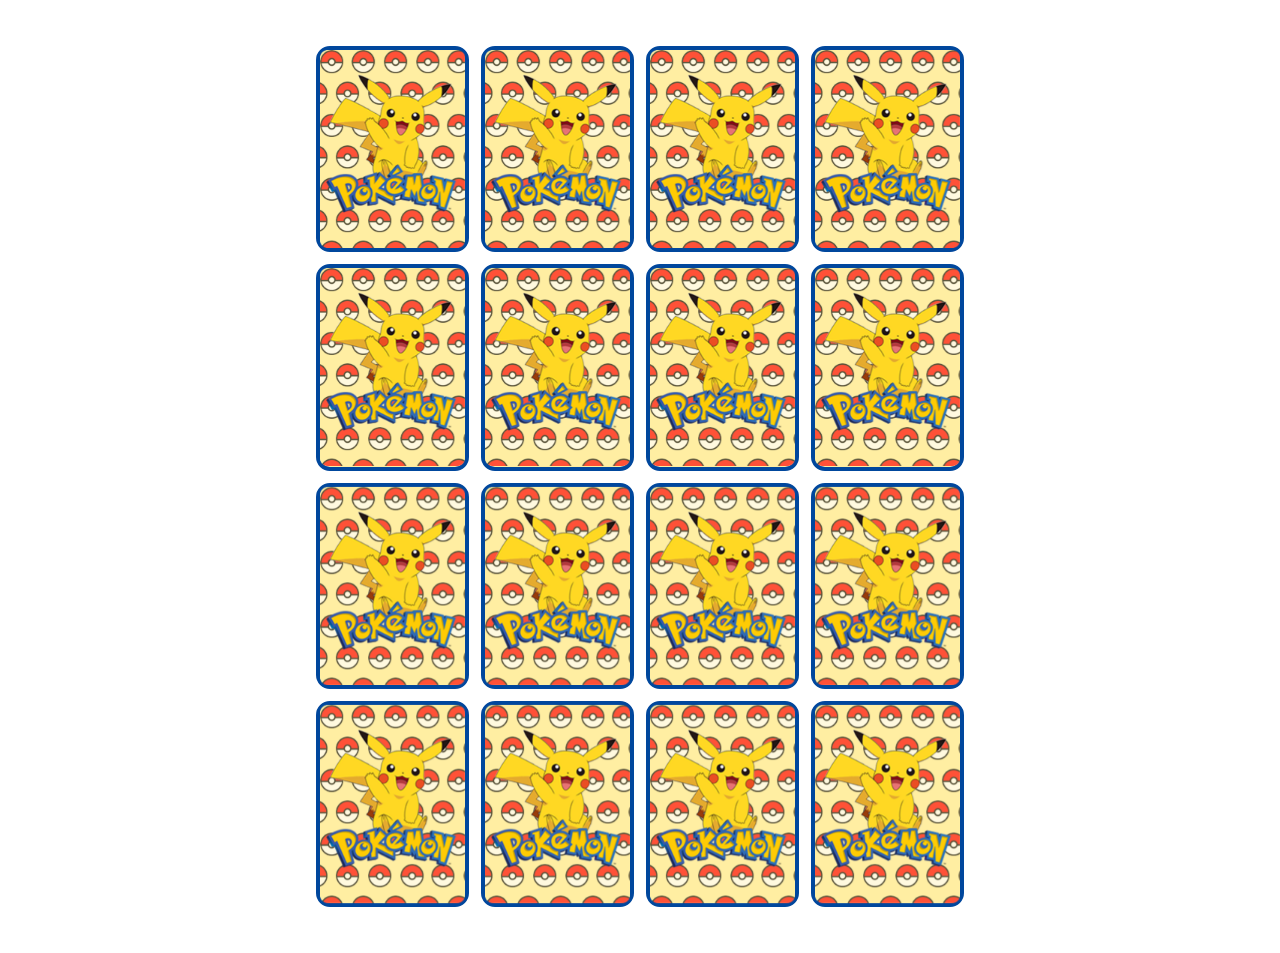
<file: index.html>
<!DOCTYPE html>
<html lang="ko">

<head>
    <meta charset="UTF-8">
    <meta http-equiv="X-UA-Compatible" content="IE=edge">
    <meta name="viewport" content="width=device-width, initial-scale=1.0">
    <link rel="icon" href="img/pikachu.png">
    <title>✨스프라이트 기법 써보기✨</title>
    <link rel="stylesheet" href="css/style.css">
</head>

<body>
    <ul class="list-card"></ul>

    <script>
        const $cardList = document.querySelector('.list-card');

        // json 데이터 가져오기
        const getCardData = fetch("card.json")
            .then((res) => res.json())
            .then((data) => cardData(data))

        function cardData(data) {
            // 랜덤 배열 생성
            data.sort(() => Math.random() - 0.5);

            // 데이터 출력
            data.forEach((card) => {
                const template = `
                    <li class="card">
                        <div class="back-card"></div>
                        <div class="front-card" style="background-position: ${card.position.x}px ${card.position.y}px;"></div>
                    </li>
                `;

                // HTML에 추가하기
                // $cardList.innerHTML += template;

                // innerHtml보다 작업이 덜 드므로 빠르다.
                // https://developer.mozilla.org/ko/docs/Web/API/Element/insertAdjacentHTML
                $cardList.insertAdjacentHTML('beforeend', template);
            })
        }
    </script>
</body>

</html>
</file>
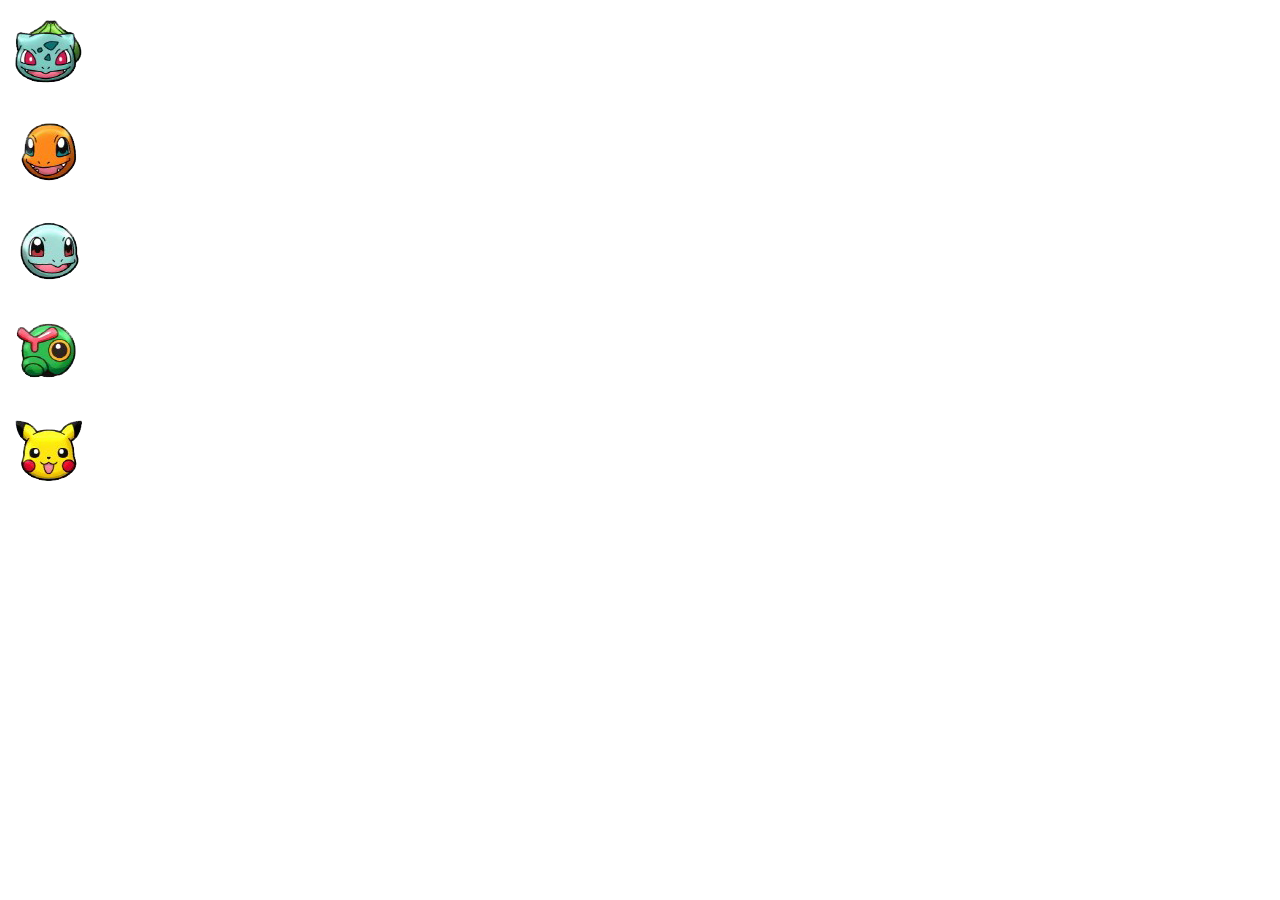
<file: basic.html>
<!DOCTYPE html>
<html lang="ko">

<head>
    <meta charset="UTF-8">
    <meta http-equiv="X-UA-Compatible" content="IE=edge">
    <meta name="viewport" content="width=device-width, initial-scale=1.0">
    <title>스프라이트 기법 써보기</title>
    <link rel="stylesheet" href="css/style.css">
    <style>
        * {
            margin: 0;
            padding: 0;
            list-style: none;
        }

        li {
            width: 100px;
            height: 100px;
            border: none;
            background-image: url(img/pokemon.png);
            background-repeat: no-repeat;
        }

        li:nth-child(1) {
            background-position: 0 0;
        }

        li:nth-child(2) {
            background-position: -100px 0;
        }

        li:nth-child(3) {
            background-position: -200px 0;
        }

        li:nth-child(4) {
            background-position: -300px 0;
        }

        li:nth-child(5) {
            background-position: -400px 0;
        }
    </style>
</head>

<body>
    <ul>
        <li></li>
        <li></li>
        <li></li>
        <li></li>
        <li></li>
    </ul>
</body>

</html>
</file>
<file: css/style.css>
* {
    margin: 0;
    padding: 0;
    list-style: none;
}

.list-card {
    width: 50%;
    display: grid;
    grid-template-columns: repeat(4, 1fr);
    justify-items: center;
    margin: 50px auto;
    gap: 20px;
}

.card {
    position: relative;
    outline: 4px solid #00479d;
    /* 3D 효과가 적용된 요소의 자식 요소에 3D 효과가 전달 */
    transform-style: preserve-3d;
    width: 100%;
    max-width: 150px;
    max-height: 205px;
    min-width: 100px;
    min-height: 136px;
    aspect-ratio: 193 / 264;
    border-radius: 10px;
    background-color: #ffeea2;
    transition: all 1s;
}

.card:hover {
    transform: rotateY(180deg);
}

.back-card {
    background-image: url("../img/card-back.png");
    background-size: contain;
    width: 100%;
    height: 100%;
    background-repeat: no-repeat;
    /* 요소의 뒷쪽에서 앞면이 보이게 할지 정하는 속성 */
    backface-visibility: hidden;
}

.front-card {
    position: absolute;
    top: 50%;
    left: 50%;
    margin: 0 auto;
    background-image: url("../img/pokemon.png");
    background-color: #ffeea2;
    width: 100px;
    height: 100px;
    display: block;
    transform: translate(-50%, -50%) rotateY(180deg);
    backface-visibility: hidden;
    transition: all 1s;
}
</file>
